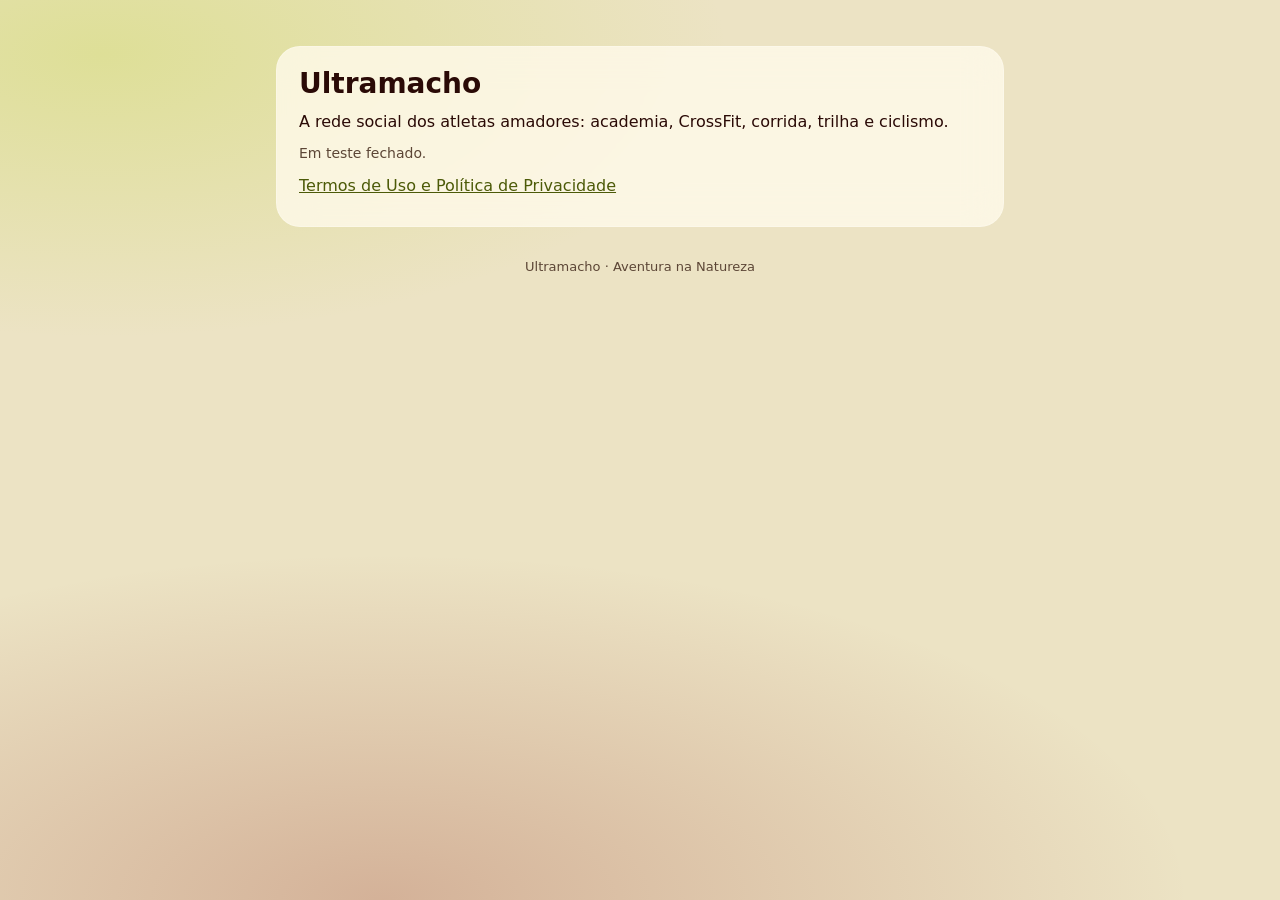
<file: index.html>
<!doctype html>
<html lang="pt-BR"><head><meta charset="utf-8"><meta name="viewport" content="width=device-width, initial-scale=1">
<title>Ultramacho</title><meta name="color-scheme" content="light dark">
<style>
:root{--bg:#ECE3C4;--card:#fffaebcc;--text:#2A0A06;--sub:#5C4636;--acc:#4C5A08}
@media (prefers-color-scheme:dark){:root{--bg:#1A0605;--card:#2209068c;--text:#F3ECD8;--sub:#D0C3AC;--acc:#BDD630}}
*{box-sizing:border-box}body{margin:0;background:radial-gradient(70% 45% at 8% 6%,#bdd6304d,transparent 70%),radial-gradient(90% 55% at 30% 100%,#8c1e1640,transparent 70%),var(--bg);color:var(--text);font:16px/1.6 system-ui,-apple-system,'Segoe UI',Roboto,sans-serif;min-height:100vh}
main{max-width:760px;margin:0 auto;padding:32px 16px 64px}
.card{background:var(--card);backdrop-filter:blur(18px);-webkit-backdrop-filter:blur(18px);border:1px solid #fff3;border-radius:24px;padding:20px 22px;margin:14px 0}
h1{font-size:28px;line-height:1.2;margin:0 0 6px}h2{font-size:18px;margin:22px 0 6px}p{margin:8px 0}
.sub{color:var(--sub);font-size:14px}.badge{display:inline-block;background:var(--acc);color:#1A0605;border-radius:999px;padding:3px 10px;font-size:12px;font-weight:700}
a{color:var(--acc)}footer{color:var(--sub);font-size:13px;text-align:center;margin-top:30px}
</style></head><body><main><div class="card"><h1>Ultramacho</h1><p>A rede social dos atletas amadores: academia, CrossFit, corrida, trilha e ciclismo.</p><p class="sub">Em teste fechado.</p><p><a href="privacidade.html">Termos de Uso e Política de Privacidade</a></p></div><footer>Ultramacho · Aventura na Natureza</footer></main></body></html>
</file>
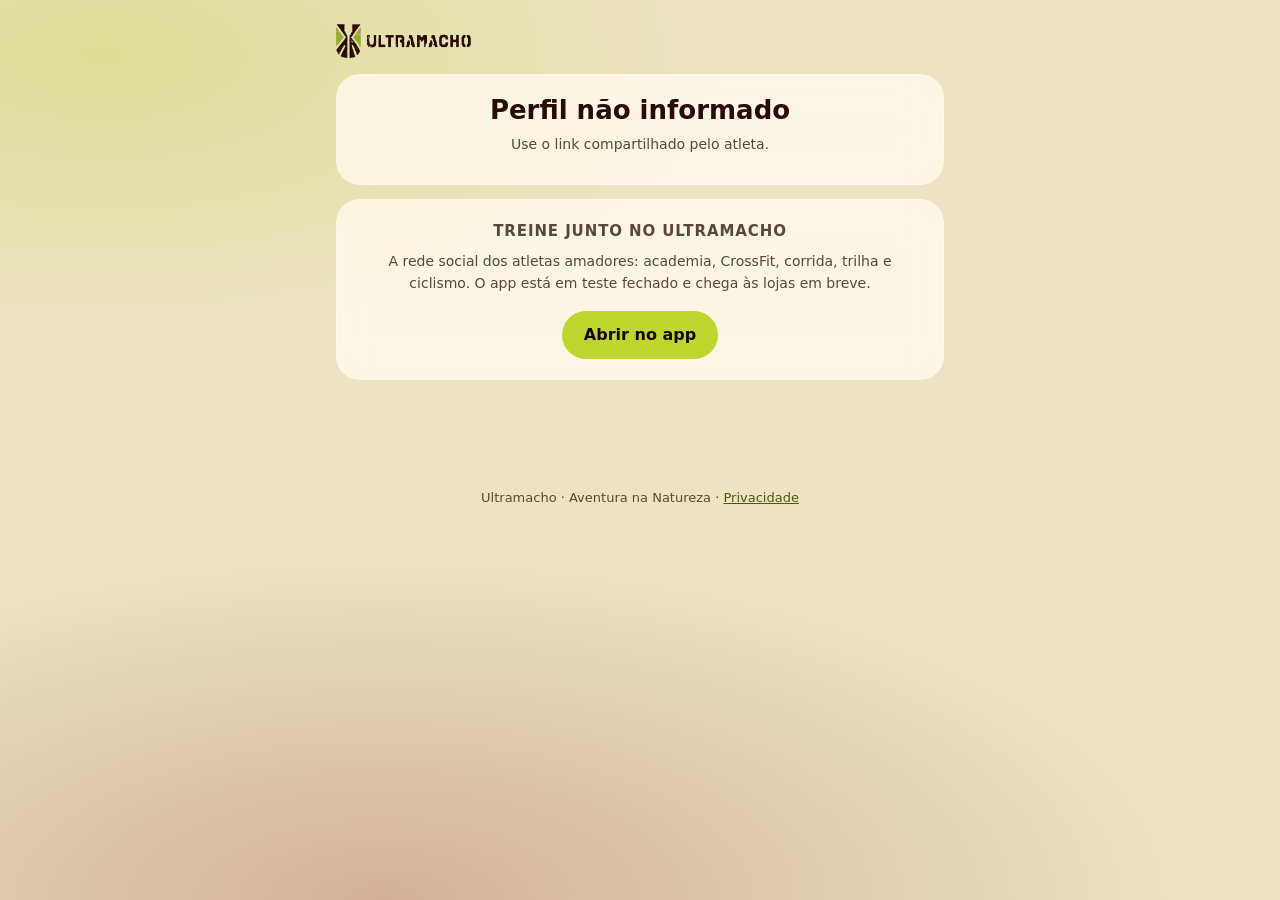
<file: perfil.html>
<!doctype html>
<html lang="pt-BR"><head><meta charset="utf-8"><meta name="viewport" content="width=device-width, initial-scale=1">
<title>Ultramacho</title><meta name="color-scheme" content="light dark"><meta name="robots" content="noindex">
<link rel="stylesheet" href="publico.css"></head>
<body><main id="app"></main><footer>Ultramacho · Aventura na Natureza · <a href="privacidade.html">Privacidade</a></footer>
<script src="publico.js"></script><script>paginaPerfil();</script></body></html>
</file>
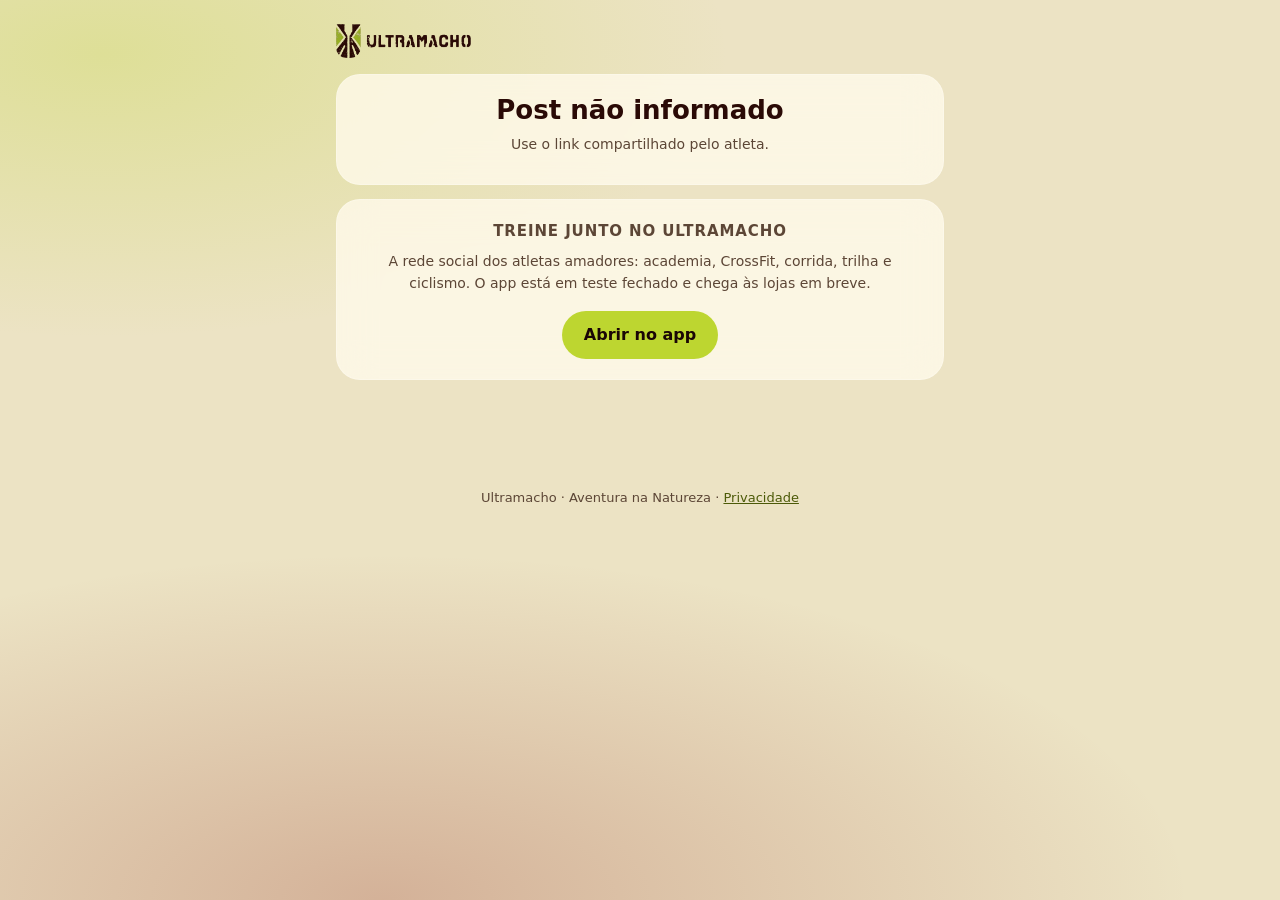
<file: post.html>
<!doctype html>
<html lang="pt-BR"><head><meta charset="utf-8"><meta name="viewport" content="width=device-width, initial-scale=1">
<title>Ultramacho</title><meta name="color-scheme" content="light dark"><meta name="robots" content="noindex">
<link rel="stylesheet" href="publico.css"></head>
<body><main id="app"></main><footer>Ultramacho · Aventura na Natureza · <a href="privacidade.html">Privacidade</a></footer>
<script src="publico.js"></script><script>paginaPost();</script></body></html>
</file>
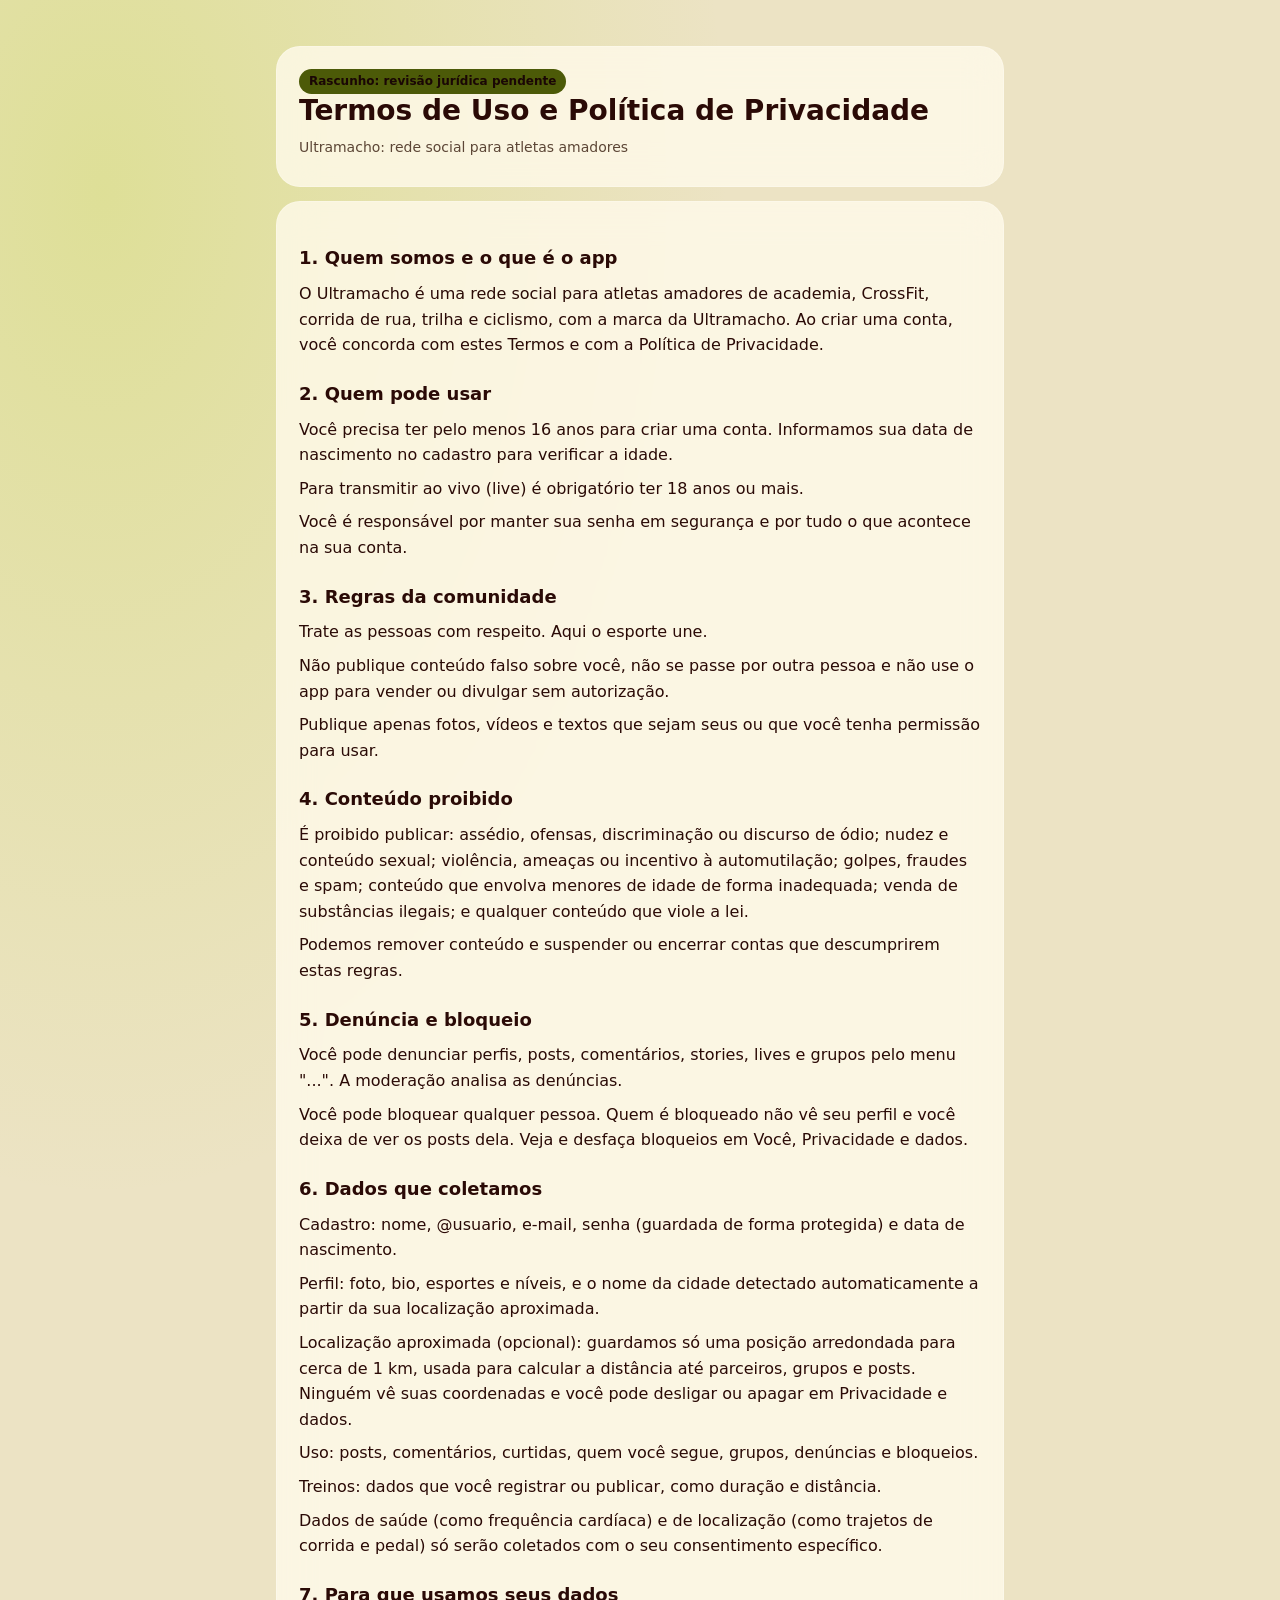
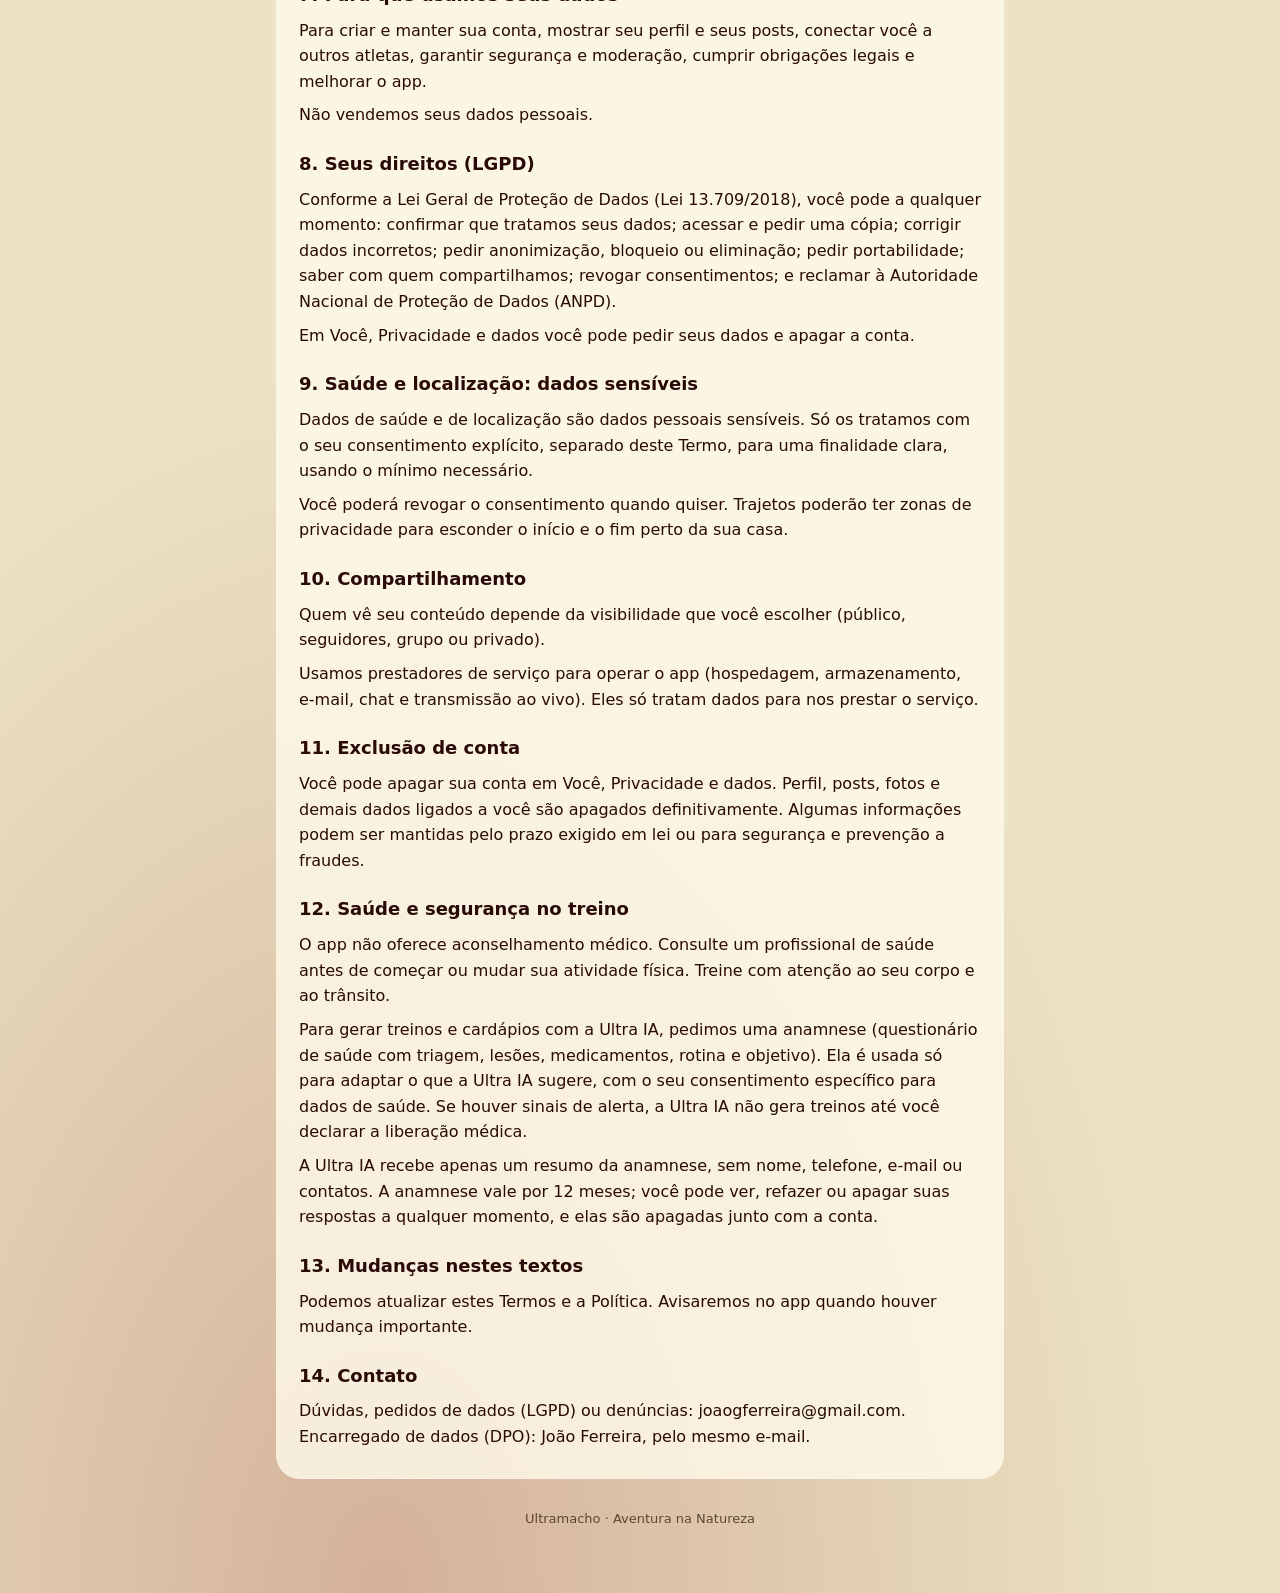
<file: privacidade.html>
<!doctype html>
<html lang="pt-BR"><head><meta charset="utf-8"><meta name="viewport" content="width=device-width, initial-scale=1">
<title>Termos de Uso e Política de Privacidade · Ultramacho</title><meta name="color-scheme" content="light dark">
<style>
:root{--bg:#ECE3C4;--card:#fffaebcc;--text:#2A0A06;--sub:#5C4636;--acc:#4C5A08}
@media (prefers-color-scheme:dark){:root{--bg:#1A0605;--card:#2209068c;--text:#F3ECD8;--sub:#D0C3AC;--acc:#BDD630}}
*{box-sizing:border-box}body{margin:0;background:radial-gradient(70% 45% at 8% 6%,#bdd6304d,transparent 70%),radial-gradient(90% 55% at 30% 100%,#8c1e1640,transparent 70%),var(--bg);color:var(--text);font:16px/1.6 system-ui,-apple-system,'Segoe UI',Roboto,sans-serif;min-height:100vh}
main{max-width:760px;margin:0 auto;padding:32px 16px 64px}
.card{background:var(--card);backdrop-filter:blur(18px);-webkit-backdrop-filter:blur(18px);border:1px solid #fff3;border-radius:24px;padding:20px 22px;margin:14px 0}
h1{font-size:28px;line-height:1.2;margin:0 0 6px}h2{font-size:18px;margin:22px 0 6px}p{margin:8px 0}
.sub{color:var(--sub);font-size:14px}.badge{display:inline-block;background:var(--acc);color:#1A0605;border-radius:999px;padding:3px 10px;font-size:12px;font-weight:700}
a{color:var(--acc)}footer{color:var(--sub);font-size:13px;text-align:center;margin-top:30px}
</style></head><body><main><div class="card"><span class="badge">Rascunho: revisão jurídica pendente</span><h1>Termos de Uso e Política de Privacidade</h1><p class="sub">Ultramacho: rede social para atletas amadores</p></div><div class="card"><section><h2>1. Quem somos e o que é o app</h2><p>O Ultramacho é uma rede social para atletas amadores de academia, CrossFit, corrida de rua, trilha e ciclismo, com a marca da Ultramacho. Ao criar uma conta, você concorda com estes Termos e com a Política de Privacidade.</p></section>
<section><h2>2. Quem pode usar</h2><p>Você precisa ter pelo menos 16 anos para criar uma conta. Informamos sua data de nascimento no cadastro para verificar a idade.</p><p>Para transmitir ao vivo (live) é obrigatório ter 18 anos ou mais.</p><p>Você é responsável por manter sua senha em segurança e por tudo o que acontece na sua conta.</p></section>
<section><h2>3. Regras da comunidade</h2><p>Trate as pessoas com respeito. Aqui o esporte une.</p><p>Não publique conteúdo falso sobre você, não se passe por outra pessoa e não use o app para vender ou divulgar sem autorização.</p><p>Publique apenas fotos, vídeos e textos que sejam seus ou que você tenha permissão para usar.</p></section>
<section><h2>4. Conteúdo proibido</h2><p>É proibido publicar: assédio, ofensas, discriminação ou discurso de ódio; nudez e conteúdo sexual; violência, ameaças ou incentivo à automutilação; golpes, fraudes e spam; conteúdo que envolva menores de idade de forma inadequada; venda de substâncias ilegais; e qualquer conteúdo que viole a lei.</p><p>Podemos remover conteúdo e suspender ou encerrar contas que descumprirem estas regras.</p></section>
<section><h2>5. Denúncia e bloqueio</h2><p>Você pode denunciar perfis, posts, comentários, stories, lives e grupos pelo menu "...". A moderação analisa as denúncias.</p><p>Você pode bloquear qualquer pessoa. Quem é bloqueado não vê seu perfil e você deixa de ver os posts dela. Veja e desfaça bloqueios em Você, Privacidade e dados.</p></section>
<section><h2>6. Dados que coletamos</h2><p>Cadastro: nome, @usuario, e-mail, senha (guardada de forma protegida) e data de nascimento.</p><p>Perfil: foto, bio, esportes e níveis, e o nome da cidade detectado automaticamente a partir da sua localização aproximada.</p><p>Localização aproximada (opcional): guardamos só uma posição arredondada para cerca de 1 km, usada para calcular a distância até parceiros, grupos e posts. Ninguém vê suas coordenadas e você pode desligar ou apagar em Privacidade e dados.</p><p>Uso: posts, comentários, curtidas, quem você segue, grupos, denúncias e bloqueios.</p><p>Treinos: dados que você registrar ou publicar, como duração e distância.</p><p>Dados de saúde (como frequência cardíaca) e de localização (como trajetos de corrida e pedal) só serão coletados com o seu consentimento específico.</p></section>
<section><h2>7. Para que usamos seus dados</h2><p>Para criar e manter sua conta, mostrar seu perfil e seus posts, conectar você a outros atletas, garantir segurança e moderação, cumprir obrigações legais e melhorar o app.</p><p>Não vendemos seus dados pessoais.</p></section>
<section><h2>8. Seus direitos (LGPD)</h2><p>Conforme a Lei Geral de Proteção de Dados (Lei 13.709/2018), você pode a qualquer momento: confirmar que tratamos seus dados; acessar e pedir uma cópia; corrigir dados incorretos; pedir anonimização, bloqueio ou eliminação; pedir portabilidade; saber com quem compartilhamos; revogar consentimentos; e reclamar à Autoridade Nacional de Proteção de Dados (ANPD).</p><p>Em Você, Privacidade e dados você pode pedir seus dados e apagar a conta.</p></section>
<section><h2>9. Saúde e localização: dados sensíveis</h2><p>Dados de saúde e de localização são dados pessoais sensíveis. Só os tratamos com o seu consentimento explícito, separado deste Termo, para uma finalidade clara, usando o mínimo necessário.</p><p>Você poderá revogar o consentimento quando quiser. Trajetos poderão ter zonas de privacidade para esconder o início e o fim perto da sua casa.</p></section>
<section><h2>10. Compartilhamento</h2><p>Quem vê seu conteúdo depende da visibilidade que você escolher (público, seguidores, grupo ou privado).</p><p>Usamos prestadores de serviço para operar o app (hospedagem, armazenamento, e-mail, chat e transmissão ao vivo). Eles só tratam dados para nos prestar o serviço.</p></section>
<section><h2>11. Exclusão de conta</h2><p>Você pode apagar sua conta em Você, Privacidade e dados. Perfil, posts, fotos e demais dados ligados a você são apagados definitivamente. Algumas informações podem ser mantidas pelo prazo exigido em lei ou para segurança e prevenção a fraudes.</p></section>
<section><h2>12. Saúde e segurança no treino</h2><p>O app não oferece aconselhamento médico. Consulte um profissional de saúde antes de começar ou mudar sua atividade física. Treine com atenção ao seu corpo e ao trânsito.</p><p>Para gerar treinos e cardápios com a Ultra IA, pedimos uma anamnese (questionário de saúde com triagem, lesões, medicamentos, rotina e objetivo). Ela é usada só para adaptar o que a Ultra IA sugere, com o seu consentimento específico para dados de saúde. Se houver sinais de alerta, a Ultra IA não gera treinos até você declarar a liberação médica.</p><p>A Ultra IA recebe apenas um resumo da anamnese, sem nome, telefone, e-mail ou contatos. A anamnese vale por 12 meses; você pode ver, refazer ou apagar suas respostas a qualquer momento, e elas são apagadas junto com a conta.</p></section>
<section><h2>13. Mudanças nestes textos</h2><p>Podemos atualizar estes Termos e a Política. Avisaremos no app quando houver mudança importante.</p></section>
<section><h2>14. Contato</h2><p>Dúvidas, pedidos de dados (LGPD) ou denúncias: joaogferreira@gmail.com. Encarregado de dados (DPO): João Ferreira, pelo mesmo e-mail.</p></section></div><footer>Ultramacho · Aventura na Natureza</footer></main></body></html>
</file>
<file: publico.css>
:root{--bg:#ECE3C4;--card:#fffaebcc;--text:#2A0A06;--sub:#5C4636;--acc:#4C5A08;--accbg:#BDD630;--line:#2a0a0626}
@media (prefers-color-scheme:dark){:root{--bg:#1A0605;--card:#2209068c;--text:#F3ECD8;--sub:#D0C3AC;--acc:#BDD630;--accbg:#BDD630;--line:#ffffff24}}
*{box-sizing:border-box}
body{margin:0;background:radial-gradient(70% 45% at 8% 6%,#bdd6304d,transparent 70%),radial-gradient(90% 55% at 30% 100%,#8c1e1640,transparent 70%),var(--bg);color:var(--text);font:16px/1.55 system-ui,-apple-system,'Segoe UI',Roboto,sans-serif;min-height:100vh}
main{max-width:640px;margin:0 auto;padding:20px 16px 64px}
.logo{display:block;height:34px;margin:4px 0 16px}
.logo.dark{display:none}
@media (prefers-color-scheme:dark){.logo.light{display:none}.logo.dark{display:block}}
.card{background:var(--card);backdrop-filter:blur(18px);-webkit-backdrop-filter:blur(18px);border:1px solid #fff3;border-radius:24px;padding:20px 22px;margin:14px 0}
h1{font-size:26px;line-height:1.2;margin:0}h2{font-size:15px;margin:0 0 10px;text-transform:uppercase;letter-spacing:.06em;color:var(--sub)}
p{margin:8px 0}.sub{color:var(--sub);font-size:14px}
.head{display:flex;gap:16px;align-items:center}
.avatar{width:84px;height:84px;border-radius:50%;object-fit:cover;background:var(--accbg);flex:none;display:flex;align-items:center;justify-content:center;font-weight:800;font-size:30px;color:#1A0605;overflow:hidden}
.avatar img{width:100%;height:100%;object-fit:cover}
.counts{display:flex;gap:8px;margin-top:16px}
.counts div{flex:1;text-align:center;border:1px solid var(--line);border-radius:16px;padding:10px 4px}
.counts b{display:block;font-size:20px}.counts span{font-size:12px;color:var(--sub)}
.chips{display:flex;flex-wrap:wrap;gap:6px;margin-top:12px}
.chip{background:var(--accbg);color:#1A0605;border-radius:999px;padding:3px 11px;font-size:12px;font-weight:700}
.grid{display:grid;grid-template-columns:repeat(3,1fr);gap:8px}
.tile{display:block;aspect-ratio:1;border-radius:16px;overflow:hidden;background:var(--line);position:relative;color:inherit;text-decoration:none}
.tile img{width:100%;height:100%;object-fit:cover;display:block}
.tile .txt{position:absolute;inset:0;padding:10px;font-size:12px;line-height:1.3;overflow:hidden;display:flex;align-items:flex-end}
.tile .tag{position:absolute;left:6px;bottom:6px;right:6px;background:#1A0605b3;color:#fff;border-radius:10px;padding:3px 7px;font-size:11px;font-weight:700}
.media{display:grid;gap:8px}.media img,.media video{width:100%;border-radius:18px;display:block;background:var(--line)}
.stats{display:flex;gap:8px;flex-wrap:wrap;margin-top:12px}
.stats div{flex:1 1 90px;border:1px solid var(--line);border-radius:16px;padding:10px 12px}.stats b{display:block;font-size:20px}.stats span{font-size:12px;color:var(--sub)}
.texto{white-space:pre-wrap;word-wrap:break-word;font-size:17px}
.cta{text-align:center}.cta h2{margin-bottom:6px}
.btn{display:inline-block;background:var(--accbg);color:#1A0605;border-radius:999px;padding:12px 22px;font-weight:800;text-decoration:none;margin-top:8px}
a{color:var(--acc)}footer{color:var(--sub);font-size:13px;text-align:center;margin-top:30px}
.erro{text-align:center}
</file>
